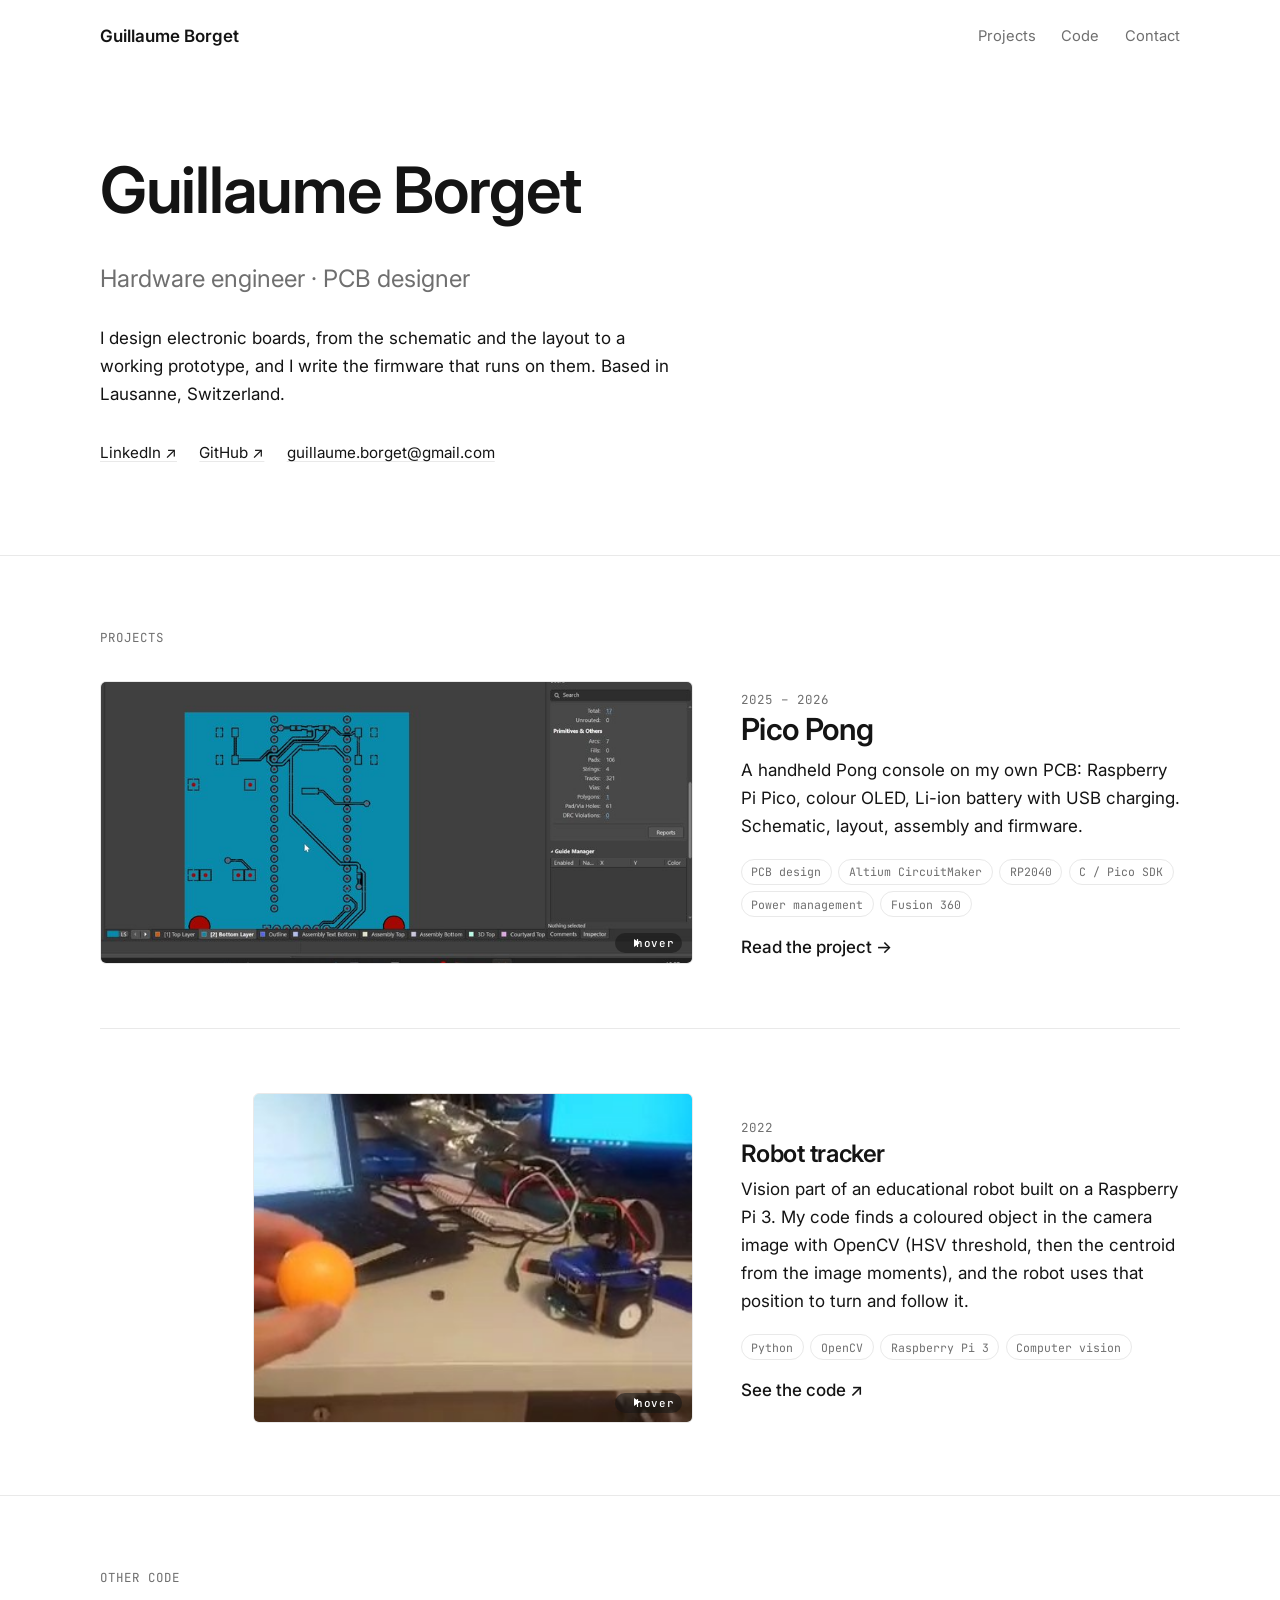
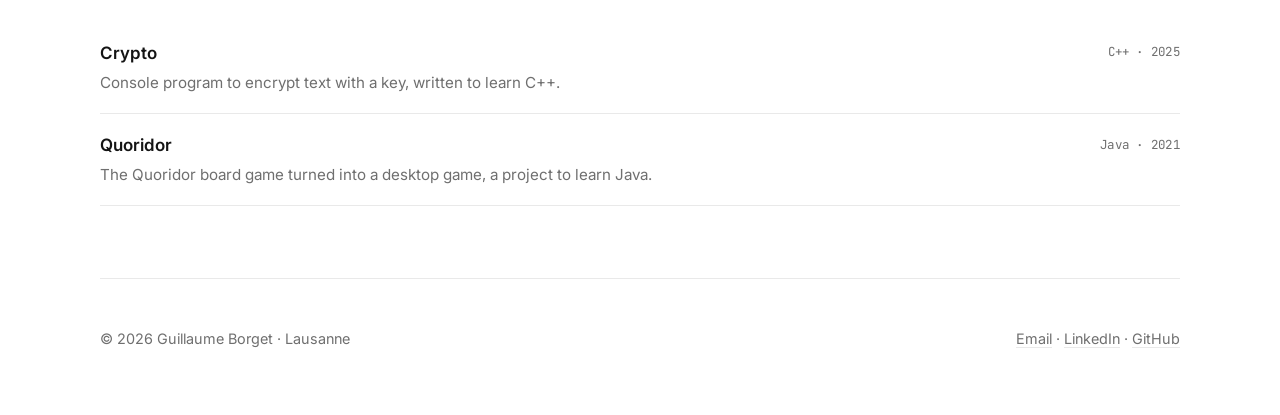
<file: index.html>
<!doctype html>
<html lang="en">
<head>
  <meta charset="utf-8">
  <meta name="viewport" content="width=device-width, initial-scale=1">
  <title>Guillaume Borget — Hardware engineer, PCB designer</title>
  <meta name="description" content="Guillaume Borget, hardware engineer and PCB designer based in Lausanne. Projects: Pico Pong handheld console, firmware and software.">
  <link rel="icon" href="favicon.svg" type="image/svg+xml">
  <link rel="preconnect" href="https://fonts.googleapis.com">
  <link rel="preconnect" href="https://fonts.gstatic.com" crossorigin>
  <link href="https://fonts.googleapis.com/css2?family=Inter:wght@400;500;600&family=JetBrains+Mono:wght@400;500&display=swap" rel="stylesheet">
  <link rel="stylesheet" href="css/style.css?v=5">
</head>
<body>
  <header class="wrap nav">
    <a class="brand" href="index.html">Guillaume Borget</a>
    <ul>
      <li><a href="#projects">Projects</a></li>
      <li class="hide-sm"><a href="#code">Code</a></li>
      <li><a href="#contact">Contact</a></li>
    </ul>
  </header>

  <main>
    <section class="wrap hero">
      <h1>Guillaume Borget</h1>
      <p class="role">Hardware engineer · PCB designer</p>
      <p class="intro">I design electronic boards, from the schematic and the layout to a working prototype, and I write the firmware that runs on them. Based in Lausanne, Switzerland.</p>
      <div class="links">
        <a href="https://www.linkedin.com/in/g-borget/">LinkedIn ↗</a>
        <a href="https://github.com/guillaumeborget">GitHub ↗</a>
        <a href="mailto:guillaume.borget@gmail.com">guillaume.borget@gmail.com</a>
      </div>
    </section>

    <section class="section" id="projects">
      <div class="wrap">
        <span class="label">Projects</span>
        <a class="feature" href="pico-pong.html">
          <div class="anim" data-anim="assets/pico-pong/layout.webp"><img src="assets/pico-pong/layout.jpg" alt="Pico Pong PCB layout in Altium CircuitMaker" width="800" height="381"></div>
          <div>
            <span class="label">2025 – 2026</span>
            <h3>Pico Pong</h3>
            <p>A handheld Pong console on my own PCB: Raspberry Pi Pico, colour OLED, Li-ion battery with USB charging. Schematic, layout, assembly and firmware.</p>
            <ul class="tags"><li>PCB design</li><li>Altium CircuitMaker</li><li>RP2040</li><li>C / Pico SDK</li><li>Power management</li><li>Fusion 360</li></ul>
            <span class="more">Read the project →</span>
          </div>
        </a>
        <a class="feature small" href="https://github.com/guillaumeborget/guillaumeborget.github.io/blob/main/Object_detection.py">
          <div class="anim" data-anim="assets/robot/robot-tracker.webp"><img src="assets/robot/robot-tracker.jpg" alt="Educational robot turning to follow an orange ball" width="352" height="264" loading="lazy"></div>
          <div>
            <span class="label">2022</span>
            <h3>Robot tracker</h3>
            <p>Vision part of an educational robot built on a Raspberry Pi 3. My code finds a coloured object in the camera image with OpenCV (HSV threshold, then the centroid from the image moments), and the robot uses that position to turn and follow it.</p>
            <ul class="tags"><li>Python</li><li>OpenCV</li><li>Raspberry Pi 3</li><li>Computer vision</li></ul>
            <span class="more">See the code ↗</span>
          </div>
        </a>
      </div>
    </section>

    <section class="section" id="code">
      <div class="wrap">
        <span class="label">Other code</span>
        <ul class="rows">
          <li><a href="https://github.com/guillaumeborget/guillaumeborget.github.io/blob/main/crypto.cpp">
            <strong>Crypto</strong><span class="mono">C++ · 2025</span>
            <span class="desc">Console program to encrypt text with a key, written to learn C++.</span></a></li>
          <li><a href="https://github.com/guillaumeborget/guillaumeborget.github.io/tree/main/projetseti2">
            <strong>Quoridor</strong><span class="mono">Java · 2021</span>
            <span class="desc">The Quoridor board game turned into a desktop game, a project to learn Java.</span></a></li>
        </ul>
      </div>
    </section>
  </main>

  <footer class="wrap footer" id="contact">
    <span>© 2026 Guillaume Borget · Lausanne</span>
    <span><a href="mailto:guillaume.borget@gmail.com">Email</a> · <a href="https://www.linkedin.com/in/g-borget/">LinkedIn</a> · <a href="https://github.com/guillaumeborget">GitHub</a></span>
  </footer>

  <script src="js/main.js?v=5"></script>
</body>
</html>
</file>
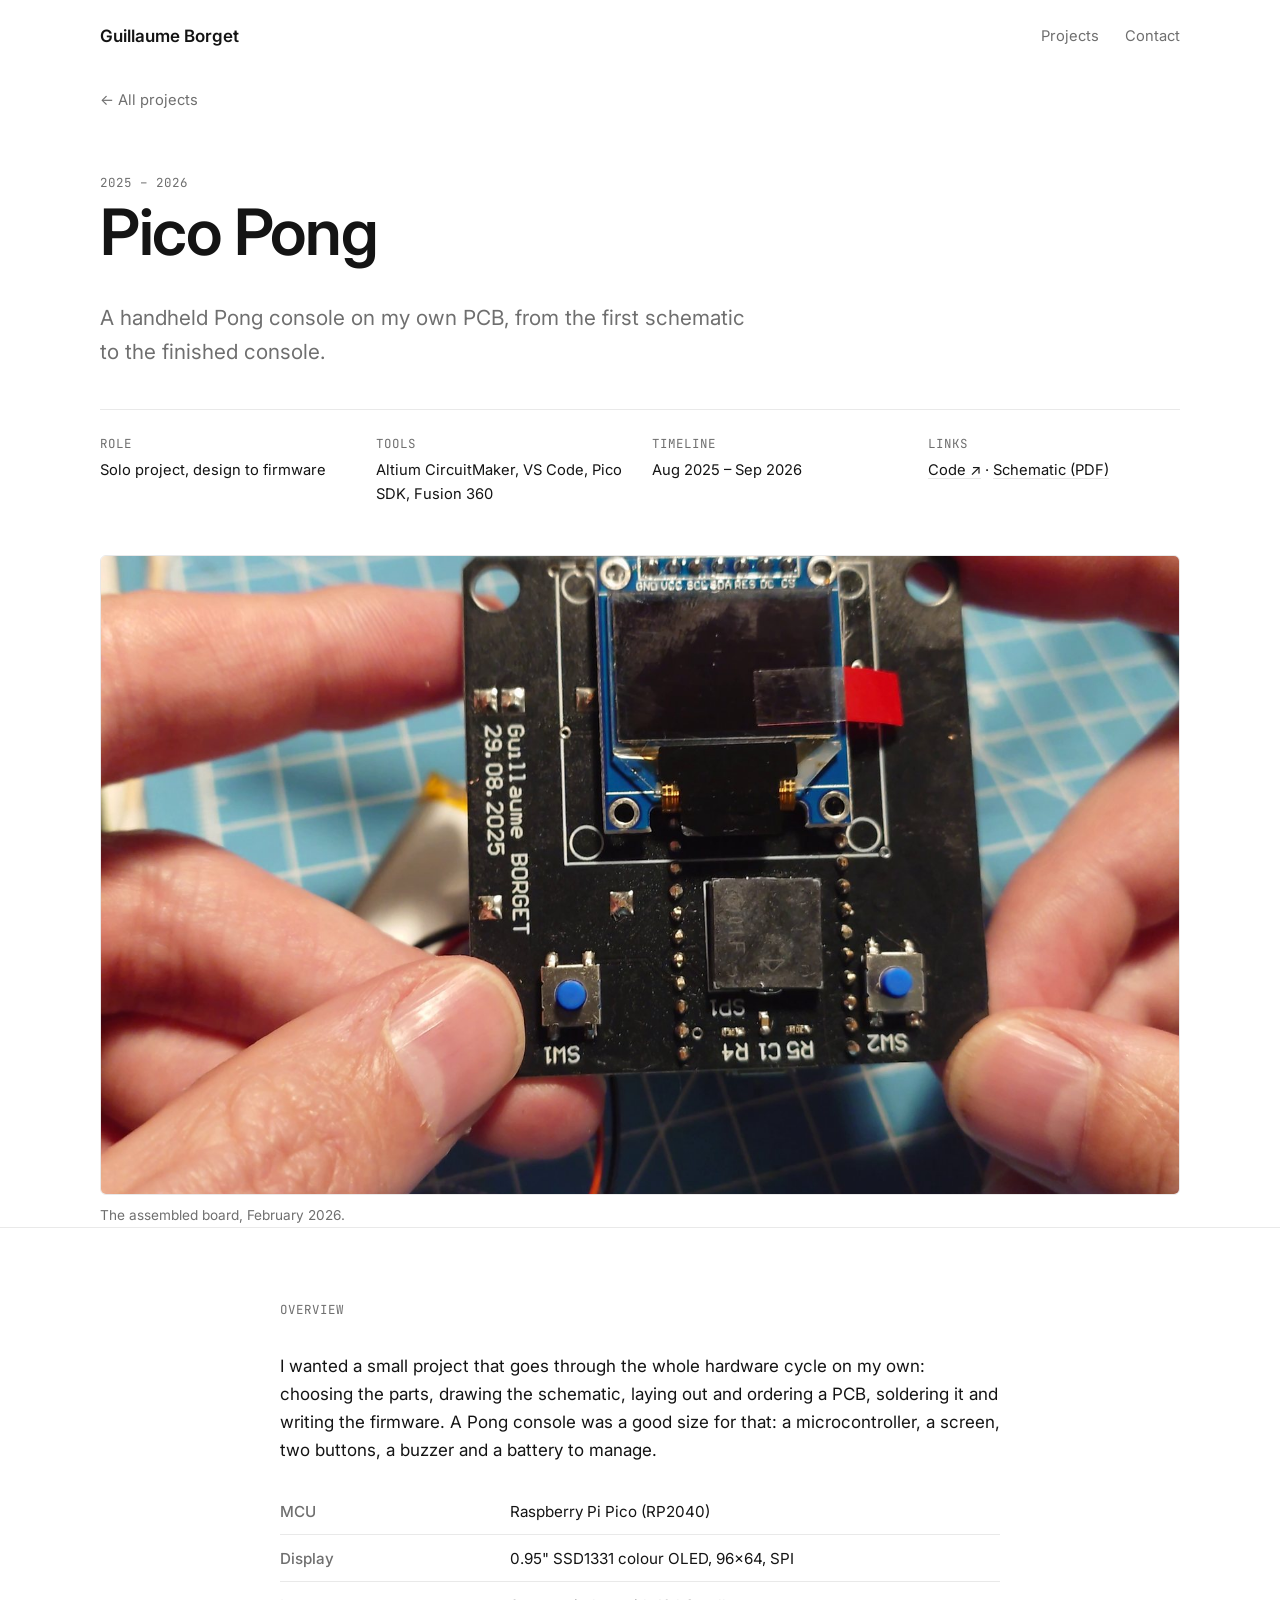
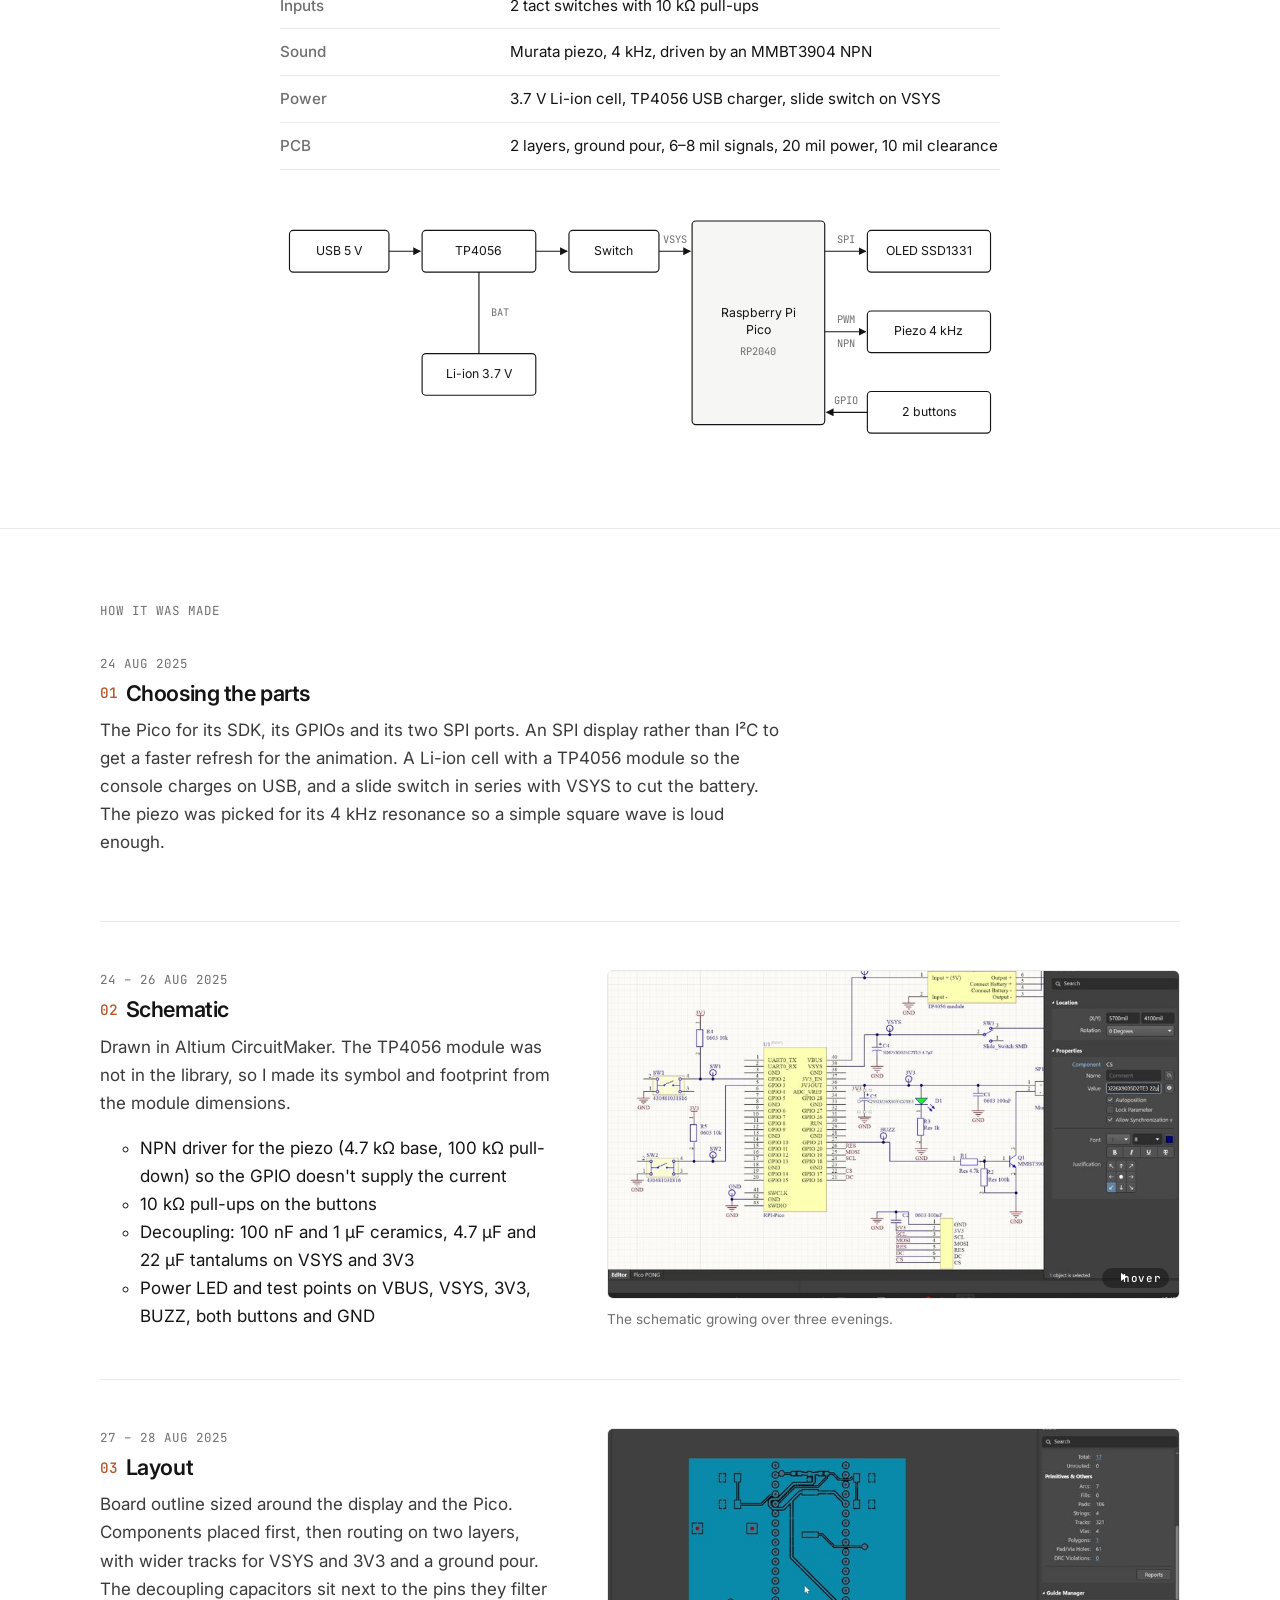
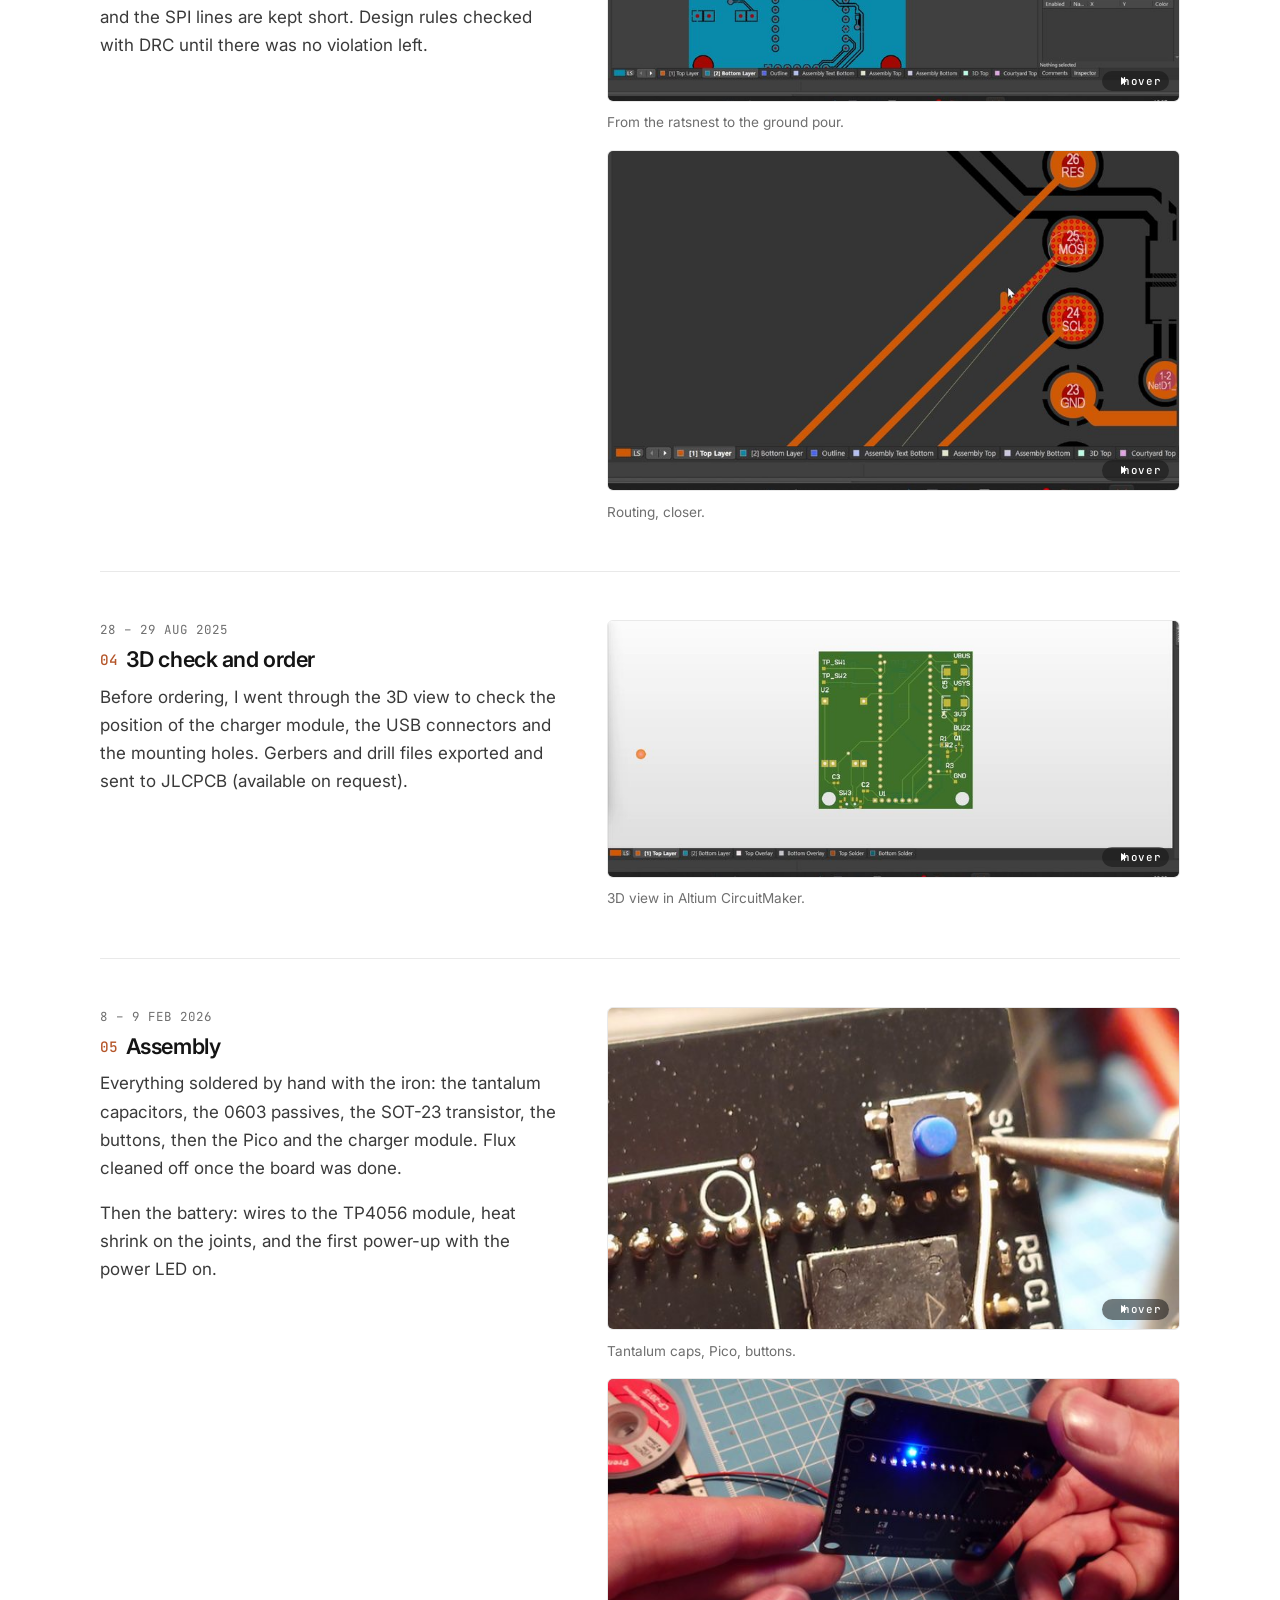
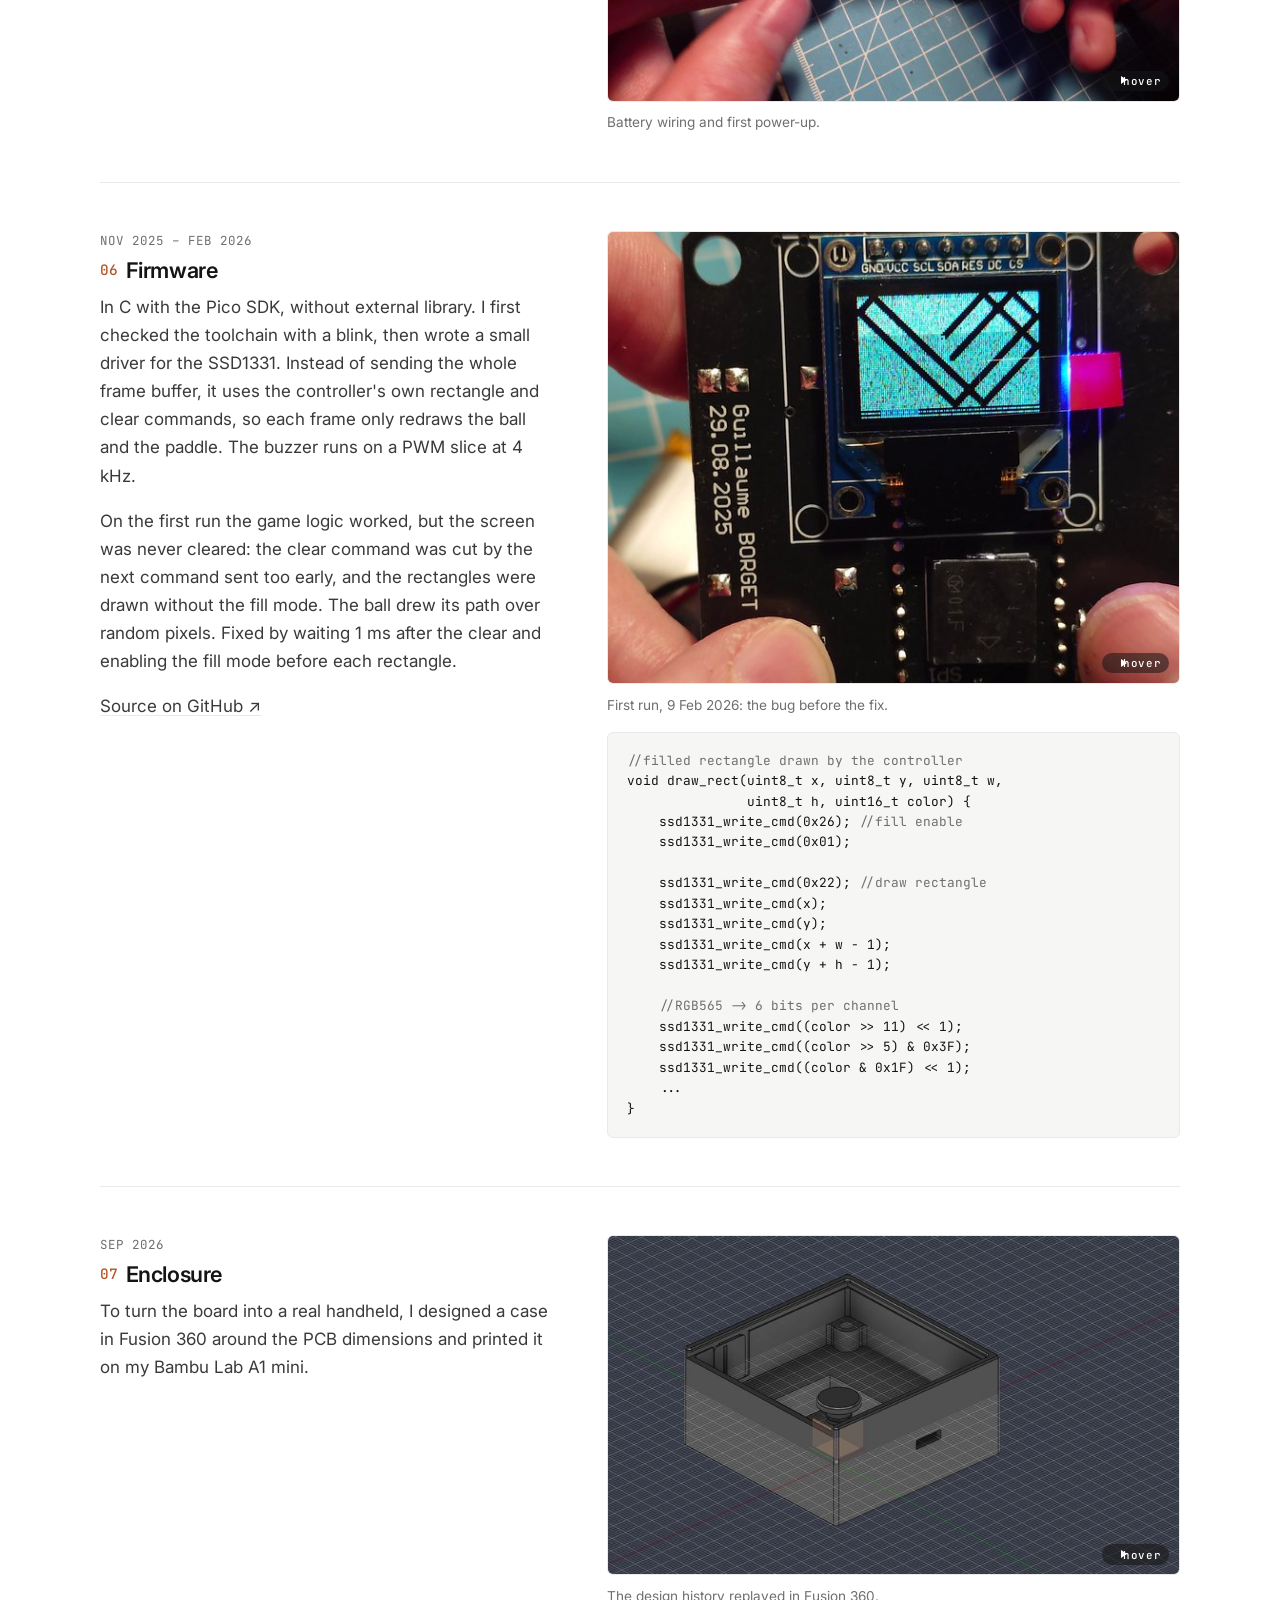
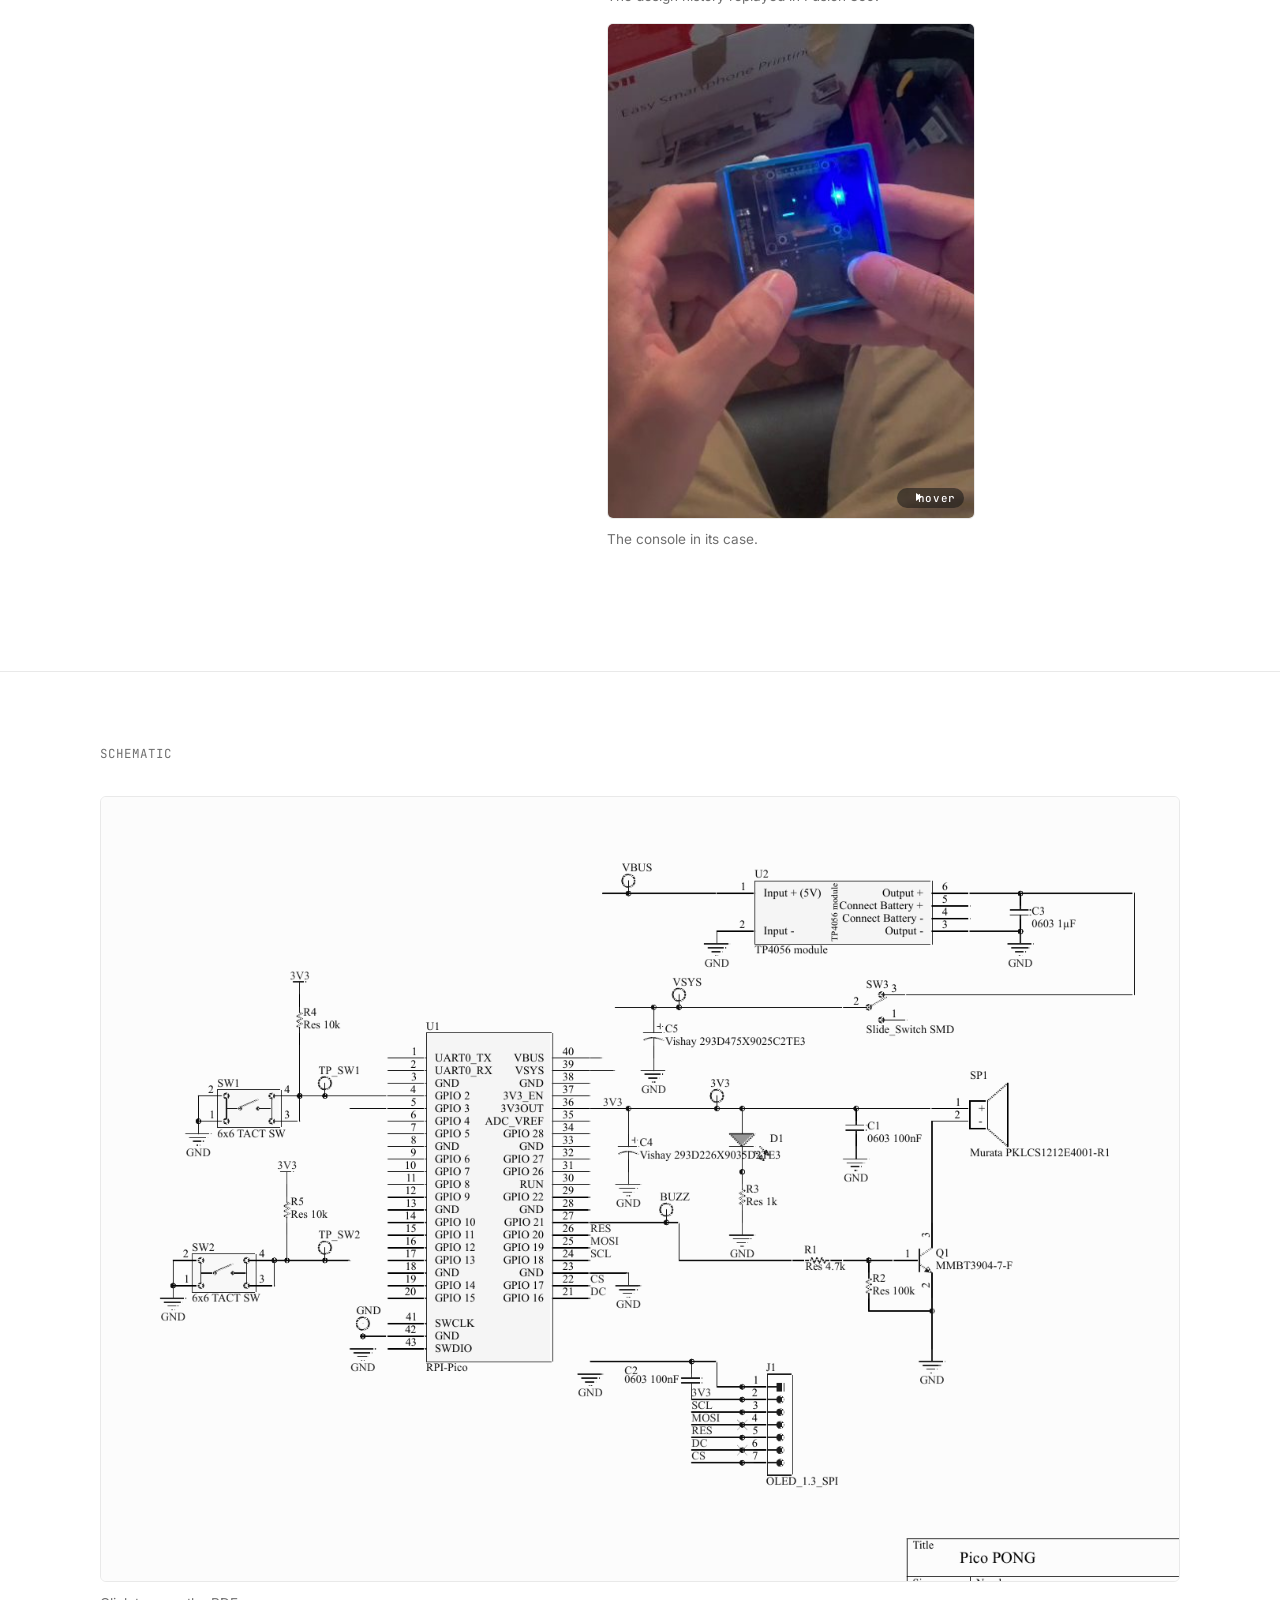
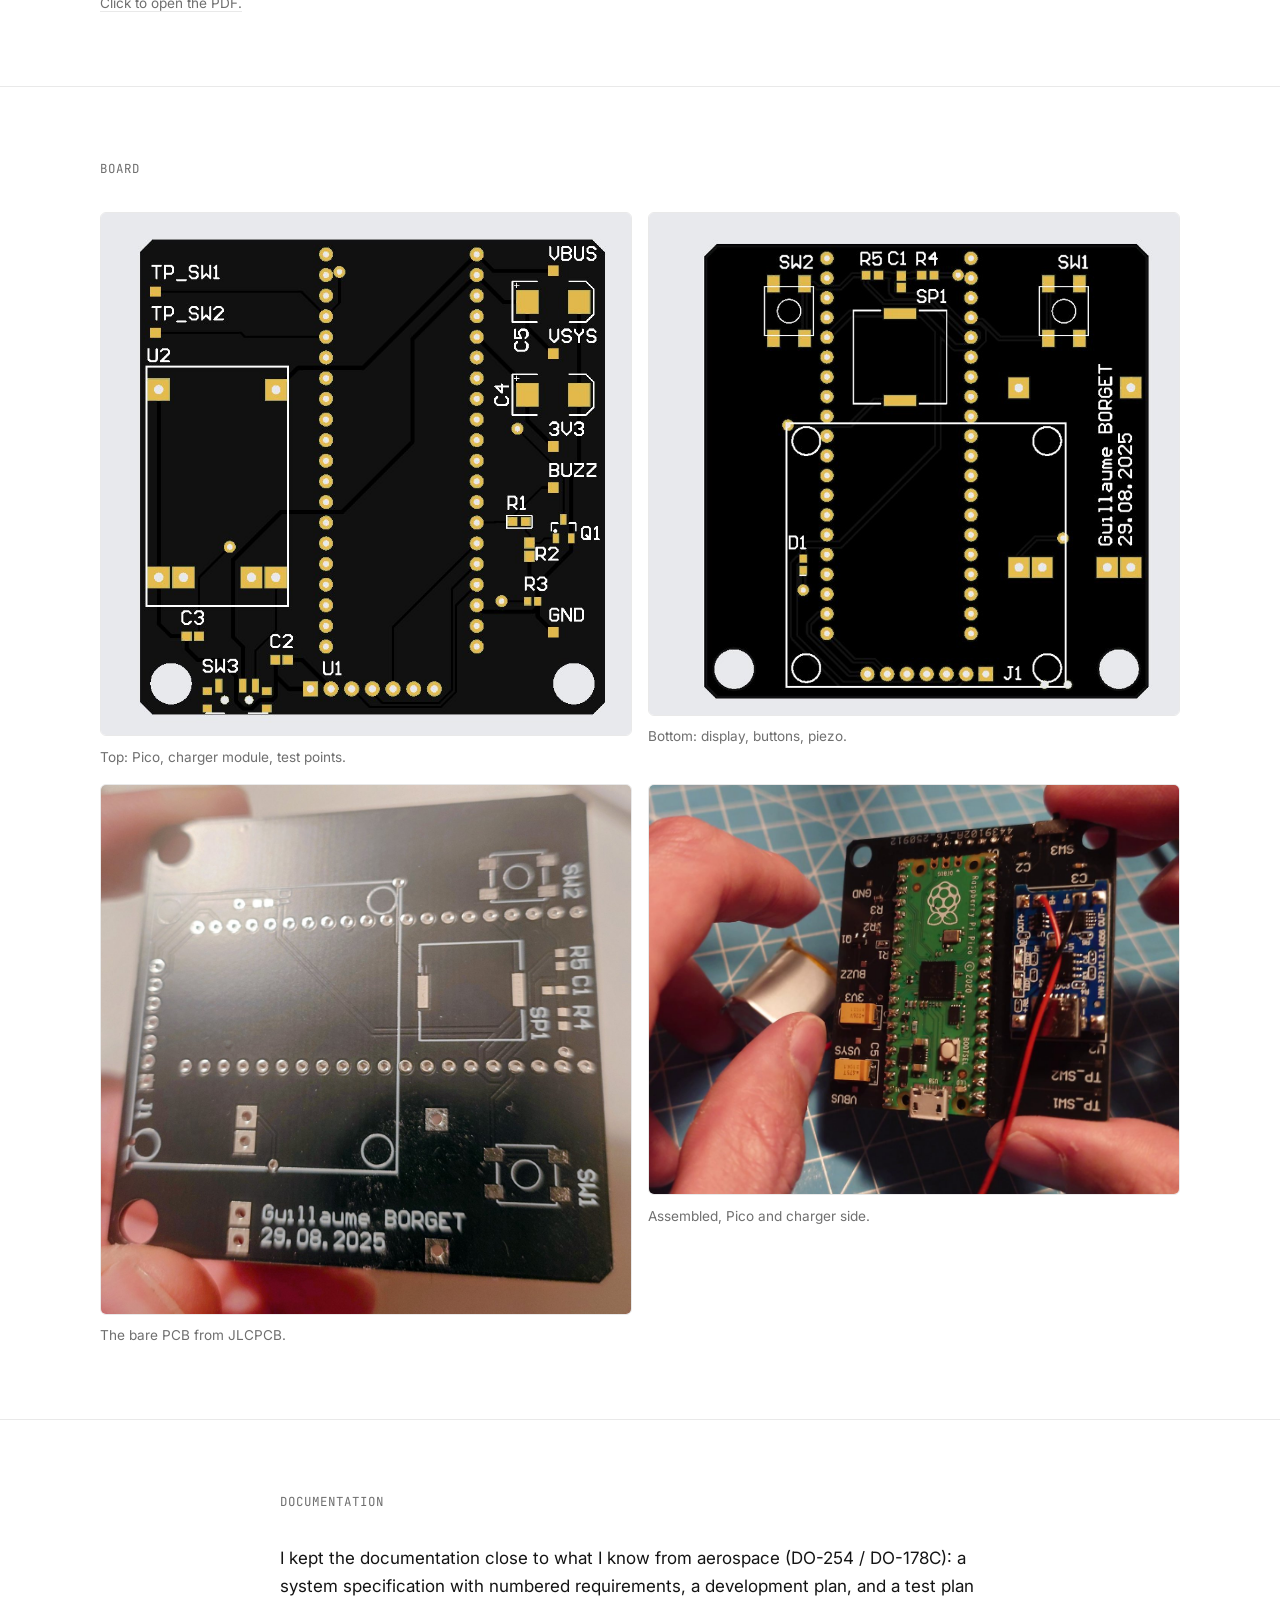
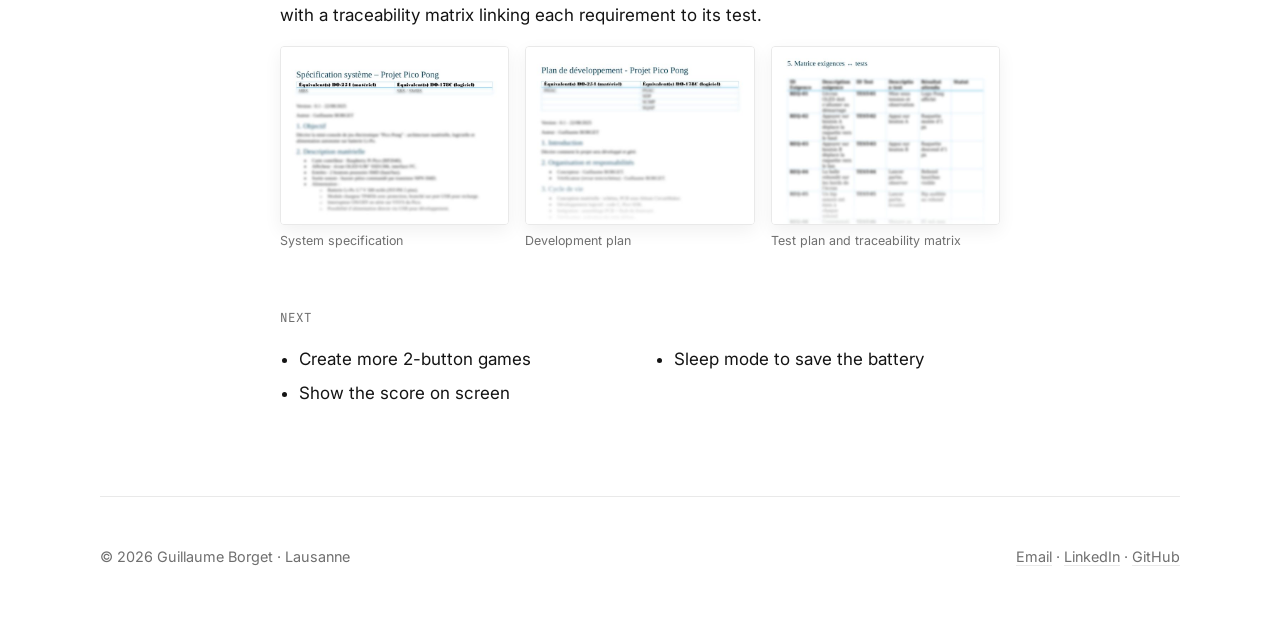
<file: pico-pong.html>
<!doctype html>
<html lang="en">
<head>
  <meta charset="utf-8">
  <meta name="viewport" content="width=device-width, initial-scale=1">
  <title>Pico Pong — Guillaume Borget</title>
  <meta name="description" content="Pico Pong: a handheld Pong console on a custom 2-layer PCB. Raspberry Pi Pico, SSD1331 OLED, Li-ion battery with TP4056 charging. Schematic, layout and firmware by Guillaume Borget.">
  <link rel="icon" href="favicon.svg" type="image/svg+xml">
  <link rel="preconnect" href="https://fonts.googleapis.com">
  <link rel="preconnect" href="https://fonts.gstatic.com" crossorigin>
  <link href="https://fonts.googleapis.com/css2?family=Inter:wght@400;500;600&family=JetBrains+Mono:wght@400;500&display=swap" rel="stylesheet">
  <link rel="stylesheet" href="css/style.css?v=5">
</head>
<body>
  <header class="wrap nav">
    <a class="brand" href="index.html">Guillaume Borget</a>
    <ul>
      <li><a href="index.html#projects">Projects</a></li>
      <li><a href="index.html#contact">Contact</a></li>
    </ul>
  </header>

  <main>
    <div class="wrap">
      <a class="back" href="index.html#projects">← All projects</a>
      <div class="p-head">
        <span class="label">2025 – 2026</span>
        <h1>Pico Pong</h1>
        <p class="lead">A handheld Pong console on my own PCB, from the first schematic to the finished console.</p>
        <div class="meta">
          <div><span class="label">Role</span>Solo project, design to firmware</div>
          <div><span class="label">Tools</span>Altium CircuitMaker, VS Code, Pico SDK, Fusion 360</div>
          <div><span class="label">Timeline</span>Aug 2025 – Sep 2026</div>
          <div><span class="label">Links</span><a href="https://github.com/guillaumeborget/pico-pong">Code ↗</a> · <a href="assets/pico-pong/pico-pong-schematic.pdf">Schematic (PDF)</a></div>
        </div>
      </div>
      <figure class="frame cover">
        <img src="assets/pico-pong/assembled-front.jpg" alt="The assembled Pico Pong board held in hands: OLED display, two blue buttons, piezo, my name and the date on the silkscreen" width="1600" height="1029">
        <figcaption>The assembled board, February 2026.</figcaption>
      </figure>
    </div>

    <section class="section">
      <div class="narrow prose">
        <span class="label">Overview</span>
        <p>I wanted a small project that goes through the whole hardware cycle on my own: choosing the parts, drawing the schematic, laying out and ordering a PCB, soldering it and writing the firmware. A Pong console was a good size for that: a microcontroller, a screen, two buttons, a buzzer and a battery to manage.</p>
        <table class="specs">
          <tr><th>MCU</th><td>Raspberry Pi Pico (RP2040)</td></tr>
          <tr><th>Display</th><td>0.95" SSD1331 colour OLED, 96×64, SPI</td></tr>
          <tr><th>Inputs</th><td>2 tact switches with 10 kΩ pull-ups</td></tr>
          <tr><th>Sound</th><td>Murata piezo, 4 kHz, driven by an MMBT3904 NPN</td></tr>
          <tr><th>Power</th><td>3.7 V Li-ion cell, TP4056 USB charger, slide switch on VSYS</td></tr>
          <tr><th>PCB</th><td>2 layers, ground pour, 6–8 mil signals, 20 mil power, 10 mil clearance</td></tr>
        </table>
        <figure class="diagram" aria-label="Block diagram">
          <svg viewBox="0 0 760 260" role="img">
            <defs><marker id="ar" viewBox="0 0 8 8" refX="7" refY="4" markerWidth="7" markerHeight="7" orient="auto"><path class="arrow" d="M0 0 8 4 0 8z"/></marker></defs>
            <rect x="10" y="30" width="105" height="44" rx="4"/><text x="62" y="52">USB 5 V</text>
            <rect x="150" y="30" width="120" height="44" rx="4"/><text x="210" y="52">TP4056</text>
            <rect x="150" y="160" width="120" height="44" rx="4"/><text x="210" y="182">Li-ion 3.7 V</text>
            <rect x="305" y="30" width="95" height="44" rx="4"/><text x="352" y="52">Switch</text>
            <rect class="hl" x="435" y="20" width="140" height="215" rx="4"/><text x="505" y="118">Raspberry Pi</text><text x="505" y="136">Pico</text><text class="small" x="505" y="158">RP2040</text>
            <rect x="620" y="30" width="130" height="44" rx="4"/><text x="685" y="52">OLED SSD1331</text>
            <rect x="620" y="115" width="130" height="44" rx="4"/><text x="685" y="137">Piezo 4 kHz</text>
            <rect x="620" y="200" width="130" height="44" rx="4"/><text x="685" y="222">2 buttons</text>
            <line x1="115" y1="52" x2="148" y2="52" marker-end="url(#ar)"/>
            <line x1="270" y1="52" x2="303" y2="52" marker-end="url(#ar)"/>
            <line x1="400" y1="52" x2="433" y2="52" marker-end="url(#ar)"/><text class="small" x="417" y="40">VSYS</text>
            <line x1="210" y1="74" x2="210" y2="160"/><text class="small" x="232" y="117">BAT</text>
            <line x1="575" y1="52" x2="618" y2="52" marker-end="url(#ar)"/><text class="small" x="597" y="40">SPI</text>
            <line x1="575" y1="137" x2="618" y2="137" marker-end="url(#ar)"/><text class="small" x="597" y="125">PWM</text><text class="small" x="597" y="150">NPN</text>
            <line x1="620" y1="222" x2="577" y2="222" marker-end="url(#ar)"/><text class="small" x="597" y="210">GPIO</text>
          </svg>
        </figure>
      </div>
    </section>

    <section class="section">
      <div class="wrap">
        <span class="label">How it was made</span>
        <ol class="steps">
          <li class="step solo">
            <div>
              <span class="label date">24 Aug 2025</span>
              <h3>Choosing the parts</h3>
              <p>The Pico for its SDK, its GPIOs and its two SPI ports. An SPI display rather than I²C to get a faster refresh for the animation. A Li-ion cell with a TP4056 module so the console charges on USB, and a slide switch in series with VSYS to cut the battery. The piezo was picked for its 4 kHz resonance so a simple square wave is loud enough.</p>
            </div>
          </li>
          <li class="step">
            <div>
              <span class="label date">24 – 26 Aug 2025</span>
              <h3>Schematic</h3>
              <p>Drawn in Altium CircuitMaker. The TP4056 module was not in the library, so I made its symbol and footprint from the module dimensions.</p>
              <ul>
                <li>NPN driver for the piezo (4.7 kΩ base, 100 kΩ pull-down) so the GPIO doesn't supply the current</li>
                <li>10 kΩ pull-ups on the buttons</li>
                <li>Decoupling: 100 nF and 1 µF ceramics, 4.7 µF and 22 µF tantalums on VSYS and 3V3</li>
                <li>Power LED and test points on VBUS, VSYS, 3V3, BUZZ, both buttons and GND</li>
              </ul>
            </div>
            <figure class="clip"><div class="anim" data-anim="assets/pico-pong/schematic.webp"><img src="assets/pico-pong/schematic.jpg" alt="Schematic in Altium CircuitMaker" width="800" height="457" loading="lazy"></div><figcaption>The schematic growing over three evenings.</figcaption></figure>
          </li>
          <li class="step">
            <div>
              <span class="label date">27 – 28 Aug 2025</span>
              <h3>Layout</h3>
              <p>Board outline sized around the display and the Pico. Components placed first, then routing on two layers, with wider tracks for VSYS and 3V3 and a ground pour. The decoupling capacitors sit next to the pins they filter and the SPI lines are kept short. Design rules checked with DRC until there was no violation left.</p>
            </div>
            <div>
              <figure class="clip"><div class="anim" data-anim="assets/pico-pong/layout.webp"><img src="assets/pico-pong/layout.jpg" alt="Placement and routing in Altium CircuitMaker" width="800" height="381" loading="lazy"></div><figcaption>From the ratsnest to the ground pour.</figcaption></figure>
              <figure class="clip" style="margin-top:1rem"><div class="anim" data-anim="assets/pico-pong/routing.webp"><img src="assets/pico-pong/routing.jpg" alt="Routing close-up" width="800" height="475" loading="lazy"></div><figcaption>Routing, closer.</figcaption></figure>
            </div>
          </li>
          <li class="step">
            <div>
              <span class="label date">28 – 29 Aug 2025</span>
              <h3>3D check and order</h3>
              <p>Before ordering, I went through the 3D view to check the position of the charger module, the USB connectors and the mounting holes. Gerbers and drill files exported and sent to JLCPCB (available on request).</p>
            </div>
            <figure class="clip"><div class="anim" data-anim="assets/pico-pong/board-3d.webp"><img src="assets/pico-pong/board-3d.jpg" alt="3D view of the board" width="800" height="358" loading="lazy"></div><figcaption>3D view in Altium CircuitMaker.</figcaption></figure>
          </li>
          <li class="step">
            <div>
              <span class="label date">8 – 9 Feb 2026</span>
              <h3>Assembly</h3>
              <p>Everything soldered by hand with the iron: the tantalum capacitors, the 0603 passives, the SOT-23 transistor, the buttons, then the Pico and the charger module. Flux cleaned off once the board was done.</p>
              <p>Then the battery: wires to the TP4056 module, heat shrink on the joints, and the first power-up with the power LED on.</p>
            </div>
            <div>
              <figure class="clip"><div class="anim" data-anim="assets/pico-pong/soldering.webp"><img src="assets/pico-pong/soldering.jpg" alt="Hand soldering the components" width="640" height="360" loading="lazy"></div><figcaption>Tantalum caps, Pico, buttons.</figcaption></figure>
              <figure class="clip" style="margin-top:1rem"><div class="anim" data-anim="assets/pico-pong/power-up.webp"><img src="assets/pico-pong/power-up.jpg" alt="Battery wiring and first power-up" width="640" height="360" loading="lazy"></div><figcaption>Battery wiring and first power-up.</figcaption></figure>
            </div>
          </li>
          <li class="step">
            <div>
              <span class="label date">Nov 2025 – Feb 2026</span>
              <h3>Firmware</h3>
              <p>In C with the Pico SDK, without external library. I first checked the toolchain with a blink, then wrote a small driver for the SSD1331. Instead of sending the whole frame buffer, it uses the controller's own rectangle and clear commands, so each frame only redraws the ball and the paddle. The buzzer runs on a PWM slice at 4 kHz.</p>
              <p>On the first run the game logic worked, but the screen was never cleared: the clear command was cut by the next command sent too early, and the rectangles were drawn without the fill mode. The ball drew its path over random pixels. Fixed by waiting 1 ms after the clear and enabling the fill mode before each rectangle.</p>
              <p><a href="https://github.com/guillaumeborget/pico-pong">Source on GitHub ↗</a></p>
            </div>
            <div>
            <figure class="clip" style="margin-bottom:1rem"><div class="anim" data-anim="assets/pico-pong/first-run.webp"><img src="assets/pico-pong/first-run.jpg" alt="First run of the game on the board, with the uncleared screen" width="600" height="474" loading="lazy"></div><figcaption>First run, 9 Feb 2026: the bug before the fix.</figcaption></figure>
<pre class="code"><span class="c">//filled rectangle drawn by the controller</span>
void draw_rect(uint8_t x, uint8_t y, uint8_t w,
               uint8_t h, uint16_t color) {
    ssd1331_write_cmd(0x26); <span class="c">//fill enable</span>
    ssd1331_write_cmd(0x01);

    ssd1331_write_cmd(0x22); <span class="c">//draw rectangle</span>
    ssd1331_write_cmd(x);
    ssd1331_write_cmd(y);
    ssd1331_write_cmd(x + w - 1);
    ssd1331_write_cmd(y + h - 1);

    <span class="c">//RGB565 -> 6 bits per channel</span>
    ssd1331_write_cmd((color >> 11) << 1);
    ssd1331_write_cmd((color >> 5) & 0x3F);
    ssd1331_write_cmd((color & 0x1F) << 1);
    ...
}</pre>
            </div>
          </li>
          <li class="step">
            <div>
              <span class="label date">Sep 2026</span>
              <h3>Enclosure</h3>
              <p>To turn the board into a real handheld, I designed a case in Fusion 360 around the PCB dimensions and printed it on my Bambu Lab A1 mini.</p>
            </div>
            <div>
              <figure class="clip"><div class="anim" data-anim="assets/pico-pong/enclosure-design.webp"><img src="assets/pico-pong/enclosure-design.jpg" alt="Enclosure design timeline in Fusion 360" width="720" height="427" loading="lazy"></div><figcaption>The design history replayed in Fusion 360.</figcaption></figure>
              <figure class="clip" style="max-width:368px;margin-top:1rem"><div class="anim" data-anim="assets/pico-pong/enclosure.webp"><img src="assets/pico-pong/enclosure.jpg" alt="The console in its blue 3D printed case" width="368" height="496" loading="lazy"></div><figcaption>The console in its case.</figcaption></figure>
            </div>
          </li>
        </ol>
      </div>
    </section>

    <section class="section">
      <div class="wrap">
        <span class="label">Schematic</span>
        <a href="assets/pico-pong/pico-pong-schematic.pdf"><figure class="frame">
          <img src="assets/pico-pong/schematic-sheet.png" alt="Pico Pong schematic" width="1366" height="993" loading="lazy">
          <figcaption>Click to open the PDF.</figcaption>
        </figure></a>
      </div>
    </section>

    <section class="section">
      <div class="wrap">
        <span class="label">Board</span>
        <div class="duo">
          <figure class="frame"><img src="assets/pico-pong/render-top.jpg" alt="PCB top side" width="798" height="787" loading="lazy"><figcaption>Top: Pico, charger module, test points.</figcaption></figure>
          <figure class="frame"><img src="assets/pico-pong/render-bottom.jpg" alt="PCB bottom side" width="800" height="758" loading="lazy"><figcaption>Bottom: display, buttons, piezo.</figcaption></figure>
          <figure class="frame"><img src="assets/pico-pong/pcb-photo.jpg" alt="The bare PCB before assembly" width="1400" height="1396" loading="lazy"><figcaption>The bare PCB from JLCPCB.</figcaption></figure>
          <figure class="frame"><img src="assets/pico-pong/assembled-back.jpg" alt="Assembled board, Pico and charger side" width="1200" height="926" loading="lazy"><figcaption>Assembled, Pico and charger side.</figcaption></figure>
        </div>
      </div>
    </section>

    <section class="section">
      <div class="narrow prose">
        <span class="label">Documentation</span>
        <p>I kept the documentation close to what I know from aerospace (DO-254 / DO-178C): a system specification with numbered requirements, a development plan, and a test plan with a traceability matrix linking each requirement to its test.</p>
      </div>
      <div class="narrow docs">
        <figure class="doc"><img src="assets/pico-pong/doc-spec.jpg" alt="Preview of the system specification" width="640" height="570" loading="lazy"><figcaption>System specification</figcaption></figure>
        <figure class="doc"><img src="assets/pico-pong/doc-plan.jpg" alt="Preview of the development plan" width="640" height="498" loading="lazy"><figcaption>Development plan</figcaption></figure>
        <figure class="doc"><img src="assets/pico-pong/doc-tests.jpg" alt="Preview of the requirements to tests traceability matrix" width="640" height="534" loading="lazy"><figcaption>Test plan and traceability matrix</figcaption></figure>
      </div>
      <div class="narrow prose">
        <span class="label" style="display:block;margin:3.5rem 0 1rem">Next</span>
        <ul class="next">
          <li>Create more 2-button games</li>
          <li>Show the score on screen</li>
          <li>Sleep mode to save the battery</li>
        </ul>
      </div>
    </section>
  </main>

  <footer class="wrap footer">
    <span>© 2026 Guillaume Borget · Lausanne</span>
    <span><a href="mailto:guillaume.borget@gmail.com">Email</a> · <a href="https://www.linkedin.com/in/g-borget/">LinkedIn</a> · <a href="https://github.com/guillaumeborget">GitHub</a></span>
  </footer>

  <script src="js/main.js?v=5"></script>
</body>
</html>
</file>
<file: css/style.css>
:root {
  --bg: #ffffff;
  --text: #141414;
  --muted: #6f6f6f;
  --line: #e9e9e9;
  --soft: #f6f6f5;
  --accent: #b5562a; /* cuivre */
  --sans: "Inter", system-ui, -apple-system, sans-serif;
  --mono: "JetBrains Mono", ui-monospace, monospace;
  color-scheme: light;
}

*, *::before, *::after { box-sizing: border-box; }
html { scroll-behavior: smooth; }
body { margin: 0; background: var(--bg); color: var(--text); font: 17px/1.65 var(--sans); -webkit-font-smoothing: antialiased; }
img { max-width: 100%; height: auto; display: block; }
a { color: inherit; text-decoration-color: var(--line); text-underline-offset: 3px; }
a:hover { color: var(--accent); text-decoration-color: currentColor; }
h1, h2, h3 { font-weight: 600; letter-spacing: -0.02em; line-height: 1.15; margin: 0 0 .5em; }
h1 { font-size: clamp(2.4rem, 6vw, 4rem); }
h2 { font-size: 1.6rem; }
h3 { font-size: 1.15rem; }
p { margin: 0 0 1em; }
.wrap { width: min(1080px, 100% - 48px); margin-inline: auto; }
.narrow { width: min(720px, 100% - 48px); margin-inline: auto; }
.mono, .label { font-family: var(--mono); font-size: .78rem; letter-spacing: .02em; }
.label { color: var(--muted); text-transform: uppercase; letter-spacing: .08em; }
.muted { color: var(--muted); }

/* ---------- nav ---------- */
.nav { display: flex; justify-content: space-between; align-items: center; height: 72px; }
.nav .brand { font-weight: 600; text-decoration: none; }
.nav ul { list-style: none; display: flex; gap: 1.6rem; margin: 0; padding: 0; font-size: .92rem; }
.nav ul a { text-decoration: none; color: var(--muted); }
.nav ul a:hover { color: var(--text); }

/* ---------- home ---------- */
.hero { padding: 9vh 0 10vh; }
.hero .role { font-size: clamp(1.15rem, 2.4vw, 1.5rem); color: var(--muted); margin-bottom: 1.6rem; }
.hero .intro { max-width: 34em; }
.links { display: flex; flex-wrap: wrap; gap: .6rem 1.4rem; margin-top: 2rem; font-size: .95rem; }
.links a { display: inline-flex; align-items: center; gap: .4em; }

.section { padding: 4.5rem 0; border-top: 1px solid var(--line); }
.section > .wrap > .label, .section > .narrow > .label { display: block; margin-bottom: 2rem; }

.feature { display: grid; grid-template-columns: 1.35fr 1fr; gap: 3rem; align-items: center; text-decoration: none; }
.feature:hover { color: inherit; }
.feature + .feature { margin-top: 4rem; padding-top: 4rem; border-top: 1px solid var(--line); }
.feature.small .anim { max-width: 440px; justify-self: end; width: 100%; }
.feature.small h3 { font-size: 1.5rem; }
.feature h3 { font-size: 1.9rem; margin-bottom: .3em; }
.feature .more { display: inline-block; margin-top: 1rem; font-weight: 500; }
.feature:hover .more { color: var(--accent); }
.tags { display: flex; flex-wrap: wrap; gap: .4rem; list-style: none; padding: 0; margin: 1.2rem 0 0; }
.tags li { font-family: var(--mono); font-size: .72rem; border: 1px solid var(--line); border-radius: 99px; padding: .15rem .6rem; color: var(--muted); }

.rows { list-style: none; padding: 0; margin: 0; }
.rows li { border-bottom: 1px solid var(--line); }
.rows a { display: grid; grid-template-columns: 1fr auto; gap: .2rem 2rem; padding: 1.1rem 0; text-decoration: none; }
.rows strong { font-weight: 600; }
.rows .mono { color: var(--muted); align-self: center; }
.rows .desc { grid-column: 1 / -1; color: var(--muted); font-size: .95rem; }
.rows a:hover strong { color: var(--accent); }

/* ---------- animated figures ---------- */
.anim { position: relative; margin: 0; background: var(--soft); border: 1px solid var(--line); border-radius: 6px; overflow: hidden; }
.anim img { width: 100%; height: auto; }
.anim::after {
  content: "hover"; position: absolute; right: .6rem; bottom: .6rem;
  font: 500 .68rem var(--mono); letter-spacing: .06em; color: #fff; background: rgba(20, 20, 20, .55);
  padding: .2rem .5rem .2rem 1.3rem; border-radius: 99px; transition: opacity .3s;
}
.anim::before {
  content: ""; position: absolute; right: calc(.6rem + 2.65rem); bottom: calc(.6rem + .42rem); z-index: 1;
  border-left: 6px solid #fff; border-top: 4px solid transparent; border-bottom: 4px solid transparent; transition: opacity .3s;
}
.anim.playing::after, .anim.playing::before { opacity: 0; }
@media (hover: none) { .anim::after { content: "tap"; } .anim::before { right: calc(.6rem + 1.75rem); } }
.clip { margin: 0; }
.anim { cursor: default; }
figure figcaption { font-size: .85rem; color: var(--muted); margin-top: .6rem; }
.frame { margin: 0; }
.frame img { border: 1px solid var(--line); border-radius: 6px; }

/* ---------- project page ---------- */
.back { display: inline-block; margin: 1rem 0 0; color: var(--muted); text-decoration: none; font-size: .92rem; }
.p-head { padding: 6vh 0 3rem; }
.p-head .lead { font-size: 1.3rem; color: var(--muted); max-width: 32em; }
.meta { display: grid; grid-template-columns: repeat(4, 1fr); gap: 1.5rem; margin-top: 2.5rem; padding-top: 1.5rem; border-top: 1px solid var(--line); font-size: .92rem; }
.meta .label { display: block; margin-bottom: .2rem; }
.cover img { width: 100%; max-height: 640px; object-fit: cover; object-position: 50% 78%; border-radius: 6px; }

.prose h2 { margin-top: 0; }
.prose ul { padding-left: 1.2rem; }
.prose li { margin-bottom: .35rem; }
.specs { width: 100%; border-collapse: collapse; font-size: .95rem; margin: 1.5rem 0; }
.specs th, .specs td { text-align: left; padding: .65rem 0; border-bottom: 1px solid var(--line); vertical-align: top; }
.specs th { font-weight: 500; width: 32%; color: var(--muted); padding-right: 1rem; }

.diagram { margin: 2rem 0 0; }
.diagram svg { width: 100%; height: auto; }
.diagram rect { fill: #fff; stroke: var(--text); stroke-width: 1.2; }
.diagram .hl { fill: var(--soft); }
.diagram text { font: 13px var(--sans); fill: var(--text); text-anchor: middle; dominant-baseline: middle; }
.diagram .small { font: 11px var(--mono); fill: var(--muted); }
.diagram path, .diagram line { stroke: var(--text); stroke-width: 1.2; fill: none; }
.diagram .arrow { fill: var(--text); stroke: none; }

.steps { list-style: none; padding: 0; margin: 0; counter-reset: step; }
.step { display: grid; grid-template-columns: 1fr 1.25fr; gap: 3rem; align-items: start; padding: 3rem 0; border-top: 1px solid var(--line); }
.step:first-child { border-top: 0; padding-top: 0; }
.step .date { display: block; margin-bottom: .4rem; }
.step h3 { font-size: 1.35rem; }
.step h3::before { counter-increment: step; content: counter(step, decimal-leading-zero) "  "; font: 500 .9rem var(--mono); color: var(--accent); vertical-align: .15em; }
.step p { color: #3a3a3a; }
.duo { display: grid; grid-template-columns: 1fr 1fr; gap: 1rem; }

pre.code { font: .8rem/1.6 var(--mono); background: var(--soft); border: 1px solid var(--line); border-radius: 6px; padding: 1.1rem 1.2rem; overflow-x: auto; margin: 0; }
pre.code .c { color: var(--muted); }

.next { columns: 2; column-gap: 3rem; padding-left: 1.2rem; }

.footer { padding: 3rem 0 4rem; border-top: 1px solid var(--line); font-size: .9rem; color: var(--muted); display: flex; justify-content: space-between; flex-wrap: wrap; gap: 1rem; }
.footer a { color: var(--muted); }

/* ---------- small screens ---------- */
@media (max-width: 800px) {
  body { font-size: 16px; }
  .wrap, .narrow { width: calc(100% - 32px); }
  .nav ul { gap: 1rem; }
  .nav ul .hide-sm { display: none; }
  .feature, .step { grid-template-columns: 1fr; gap: 1.5rem; }
  .meta { grid-template-columns: 1fr 1fr; }
  .next { columns: 1; }
  .section { padding: 3.5rem 0; }
}
.step.solo { grid-template-columns: 1fr; }
.step.solo > div { max-width: 40em; }

.docs { display: grid; grid-template-columns: repeat(3, 1fr); gap: 1rem; margin-top: .5rem; }
.doc { margin: 0; min-width: 0; }
.doc img { width: 100%; aspect-ratio: 640 / 500; object-fit: cover; object-position: top; border: 1px solid var(--line); border-radius: 4px; box-shadow: 0 6px 18px rgba(0, 0, 0, .06); }
.doc figcaption { font-size: .78rem; margin-top: .4rem; }
@media (max-width: 800px) { .docs { gap: .5rem; } .doc figcaption { font-size: .68rem; } }
</file>
